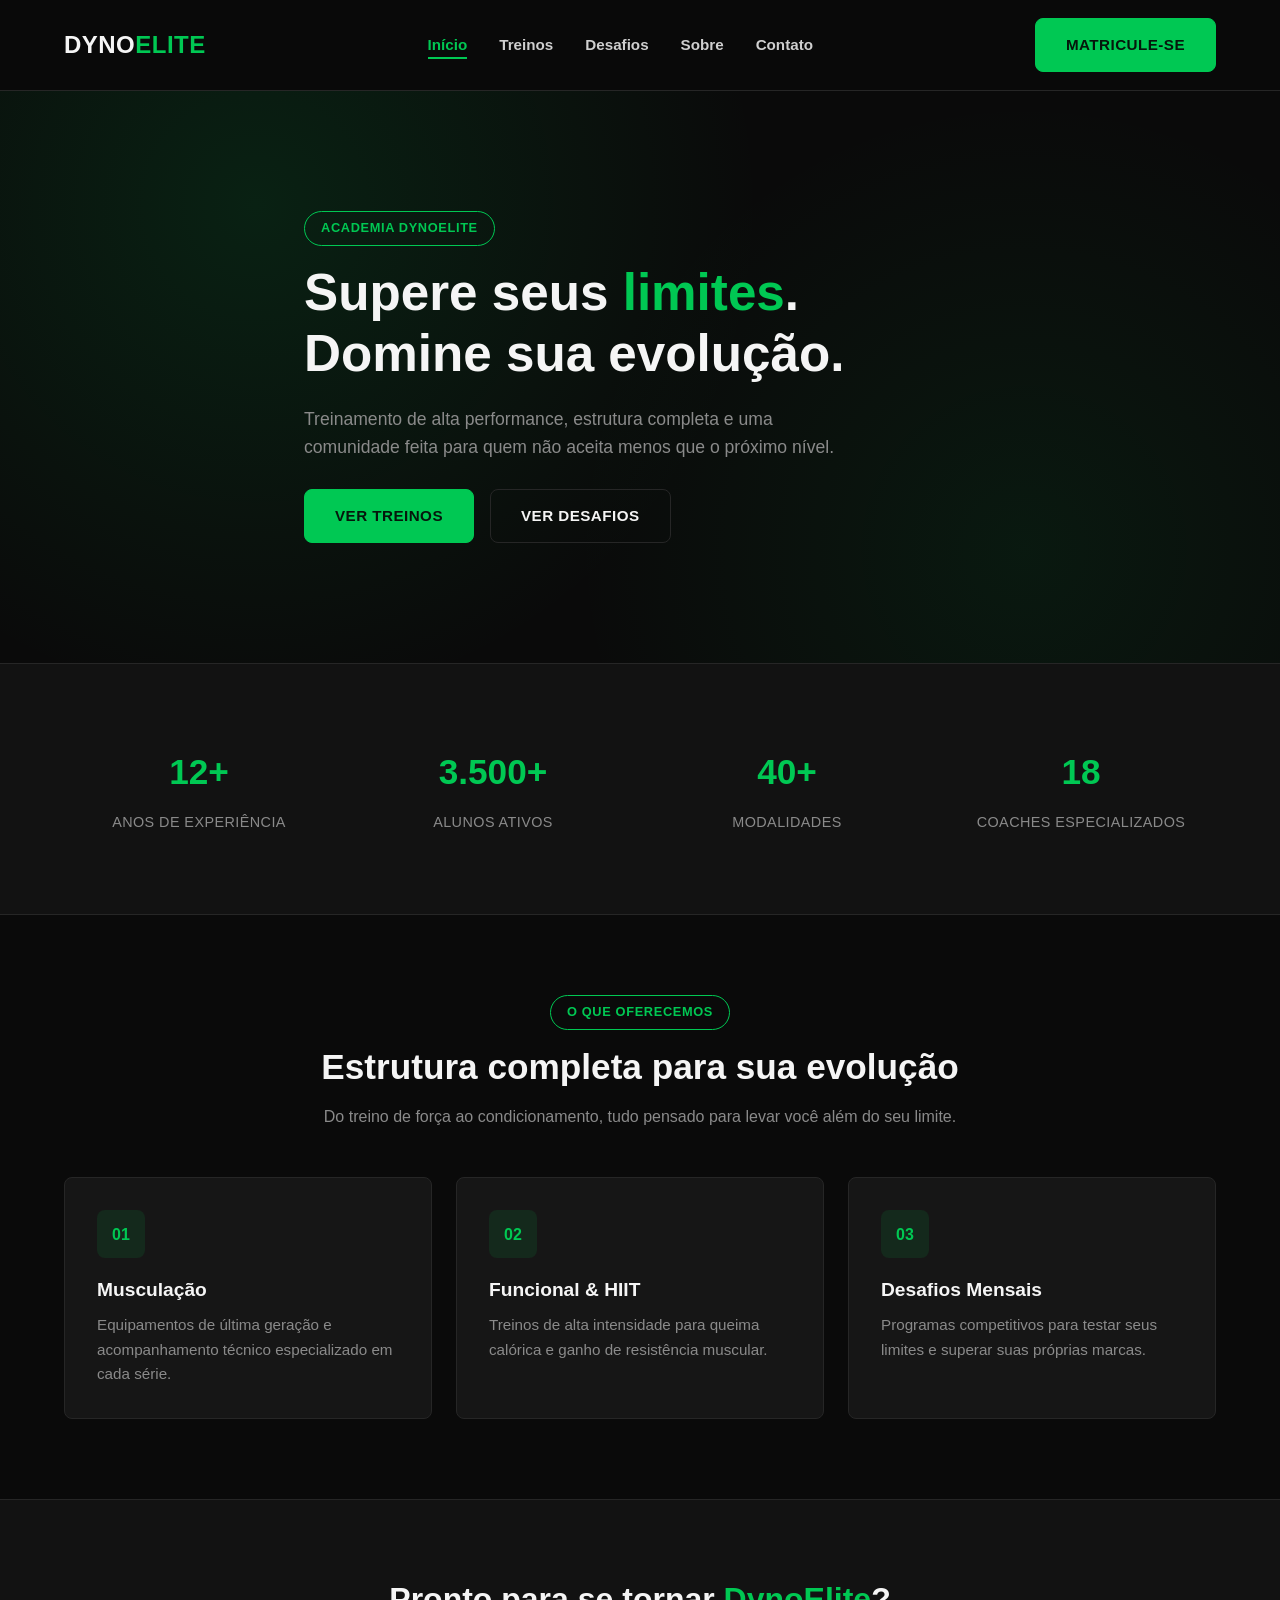
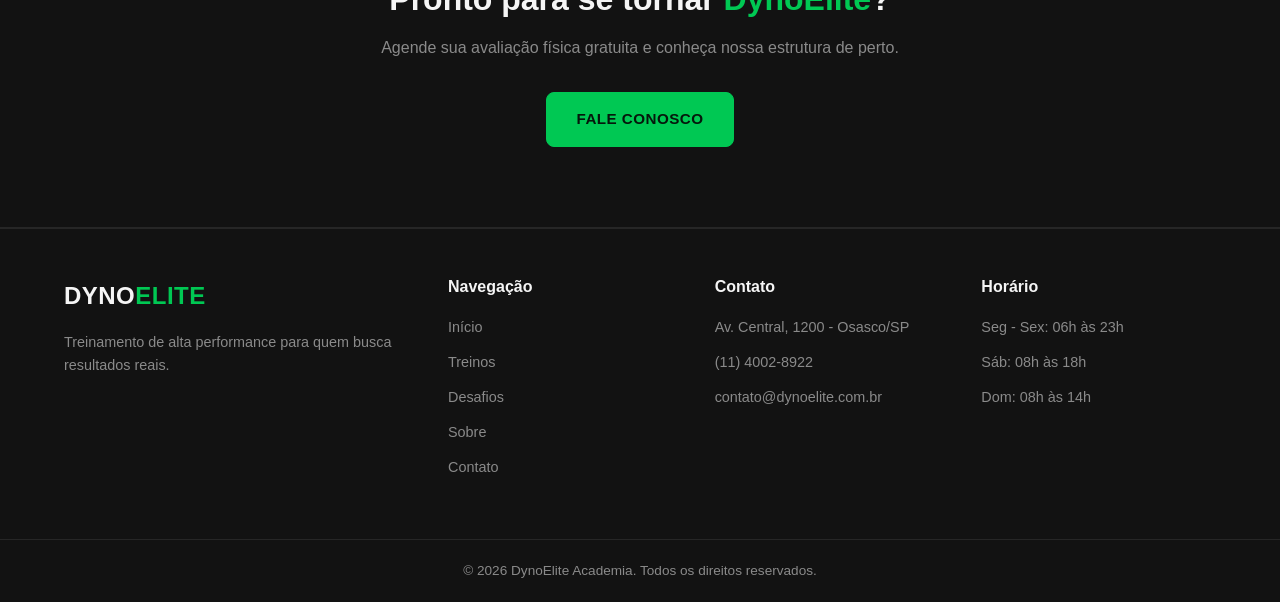
<file: index.html>
<!DOCTYPE html>
<html lang="pt-BR">
<head>
    <meta charset="UTF-8">
    <meta name="viewport" content="width=device-width, initial-scale=1.0">
    <title>DynoElite | Academia de Alta Performance</title>
    <link rel="stylesheet" href="css/style.css">
</head  >
<body>

    <header class="header">
        <div class="container header__content">
            <a href="index.html" class="logo">DYNO<span>ELITE</span></a>

            <nav class="navbar">
                <ul class="navbar__list">
                    <li><a href="index.html" class="active">Início</a></li>
                    <li><a href="pages/treinos.html">Treinos</a></li>
                    <li><a href="pages/desafios.html">Desafios</a></li>
                    <li><a href="pages/sobre.html">Sobre</a></li>
                    <li><a href="pages/contato.html">Contato</a></li>
                </ul>
            </nav>

            <a href="pages/contato.html" class="btn btn--primary">Matricule-se</a>
        </div>
    </header>

    <main>

        <section class="hero">
            <div class="container hero__content">
                <span class="tag">Academia DynoElite</span>
                <h1>Supere seus <span>limites</span>. Domine sua evolução.</h1>
                <p>Treinamento de alta performance, estrutura completa e uma comunidade feita para quem não aceita menos que o próximo nível.</p>
                <div class="hero__actions">
                    <a href="pages/treinos.html" class="btn btn--primary">Ver Treinos</a>
                    <a href="pages/desafios.html" class="btn btn--outline">Ver Desafios</a>
                </div>
            </div>
        </section>

        <section class="section stats">
            <div class="container stats__grid">
                <div class="stats__item">
                    <span class="stats__number">12+</span>
                    <span class="stats__label">Anos de Experiência</span>
                </div>
                <div class="stats__item">
                    <span class="stats__number">3.500+</span>
                    <span class="stats__label">Alunos Ativos</span>
                </div>
                <div class="stats__item">
                    <span class="stats__number">40+</span>
                    <span class="stats__label">Modalidades</span>
                </div>
                <div class="stats__item">
                    <span class="stats__number">18</span>
                    <span class="stats__label">Coaches Especializados</span>
                </div>
            </div>
        </section>

        <section class="section" id="destaques">
            <div class="container">
                <div class="section__header">
                    <span class="tag">O que oferecemos</span>
                    <h2>Estrutura completa para sua evolução</h2>
                    <p>Do treino de força ao condicionamento, tudo pensado para levar você além do seu limite.</p>
                </div>

                <div class="cards-grid">
                    <div class="card">
                        <div class="card__icon">01</div>
                        <h3>Musculação</h3>
                        <p>Equipamentos de última geração e acompanhamento técnico especializado em cada série.</p>
                    </div>
                    <div class="card">
                        <div class="card__icon">02</div>
                        <h3>Funcional & HIIT</h3>
                        <p>Treinos de alta intensidade para queima calórica e ganho de resistência muscular.</p>
                    </div>
                    <div class="card">
                        <div class="card__icon">03</div>
                        <h3>Desafios Mensais</h3>
                        <p>Programas competitivos para testar seus limites e superar suas próprias marcas.</p>
                    </div>
                </div>
            </div>
        </section>

        <section class="section cta">
            <div class="container cta__content">
                <h2>Pronto para se tornar <span>DynoElite</span>?</h2>
                <p>Agende sua avaliação física gratuita e conheça nossa estrutura de perto.</p>
                <a href="pages/contato.html" class="btn btn--primary">Fale Conosco</a>
            </div>
        </section>

    </main>

    <footer class="footer">
        <div class="container footer__content">
            <div class="footer__col">
                <a href="index.html" class="logo">DYNO<span>ELITE</span></a>
                <p>Treinamento de alta performance para quem busca resultados reais.</p>
            </div>

            <div class="footer__col">
                <h4>Navegação</h4>
                <ul>
                    <li><a href="index.html">Início</a></li>
                    <li><a href="pages/treinos.html">Treinos</a></li>
                    <li><a href="pages/desafios.html">Desafios</a></li>
                    <li><a href="pages/sobre.html">Sobre</a></li>
                    <li><a href="pages/contato.html">Contato</a></li>
                </ul>
            </div>

            <div class="footer__col">
                <h4>Contato</h4>
                <ul>
                    <li>Av. Central, 1200 - Osasco/SP</li>
                    <li>(11) 4002-8922</li>
                    <li>contato@dynoelite.com.br</li>
                </ul>
            </div>

            <div class="footer__col">
                <h4>Horário</h4>
                <ul>
                    <li>Seg - Sex: 06h às 23h</li>
                    <li>Sáb: 08h às 18h</li>
                    <li>Dom: 08h às 14h</li>
                </ul>
            </div>
        </div>

        <div class="footer__bottom">
            <div class="container">
                <p>&copy; 2026 DynoElite Academia. Todos os direitos reservados.</p>
            </div>
        </div>
    </footer>

    <script src="js/script.js"></script>
</body>
</html>
</file>
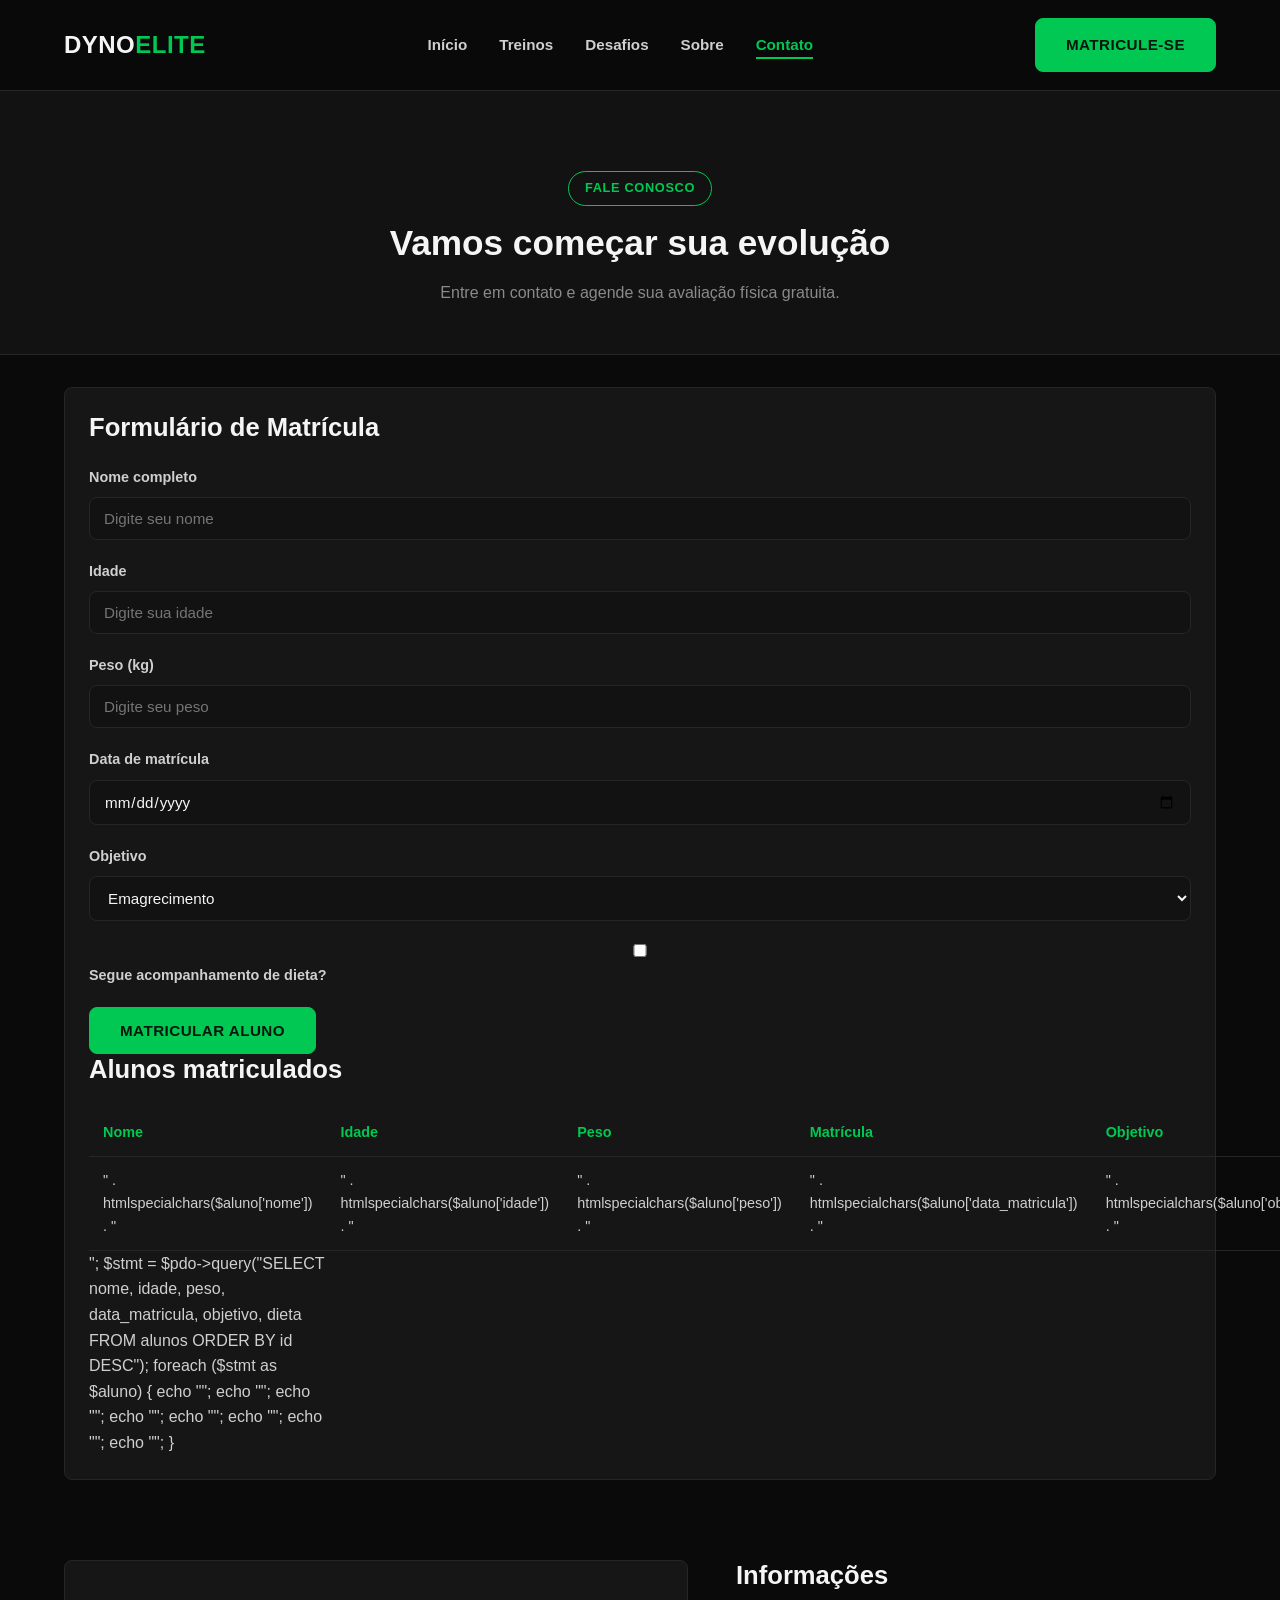
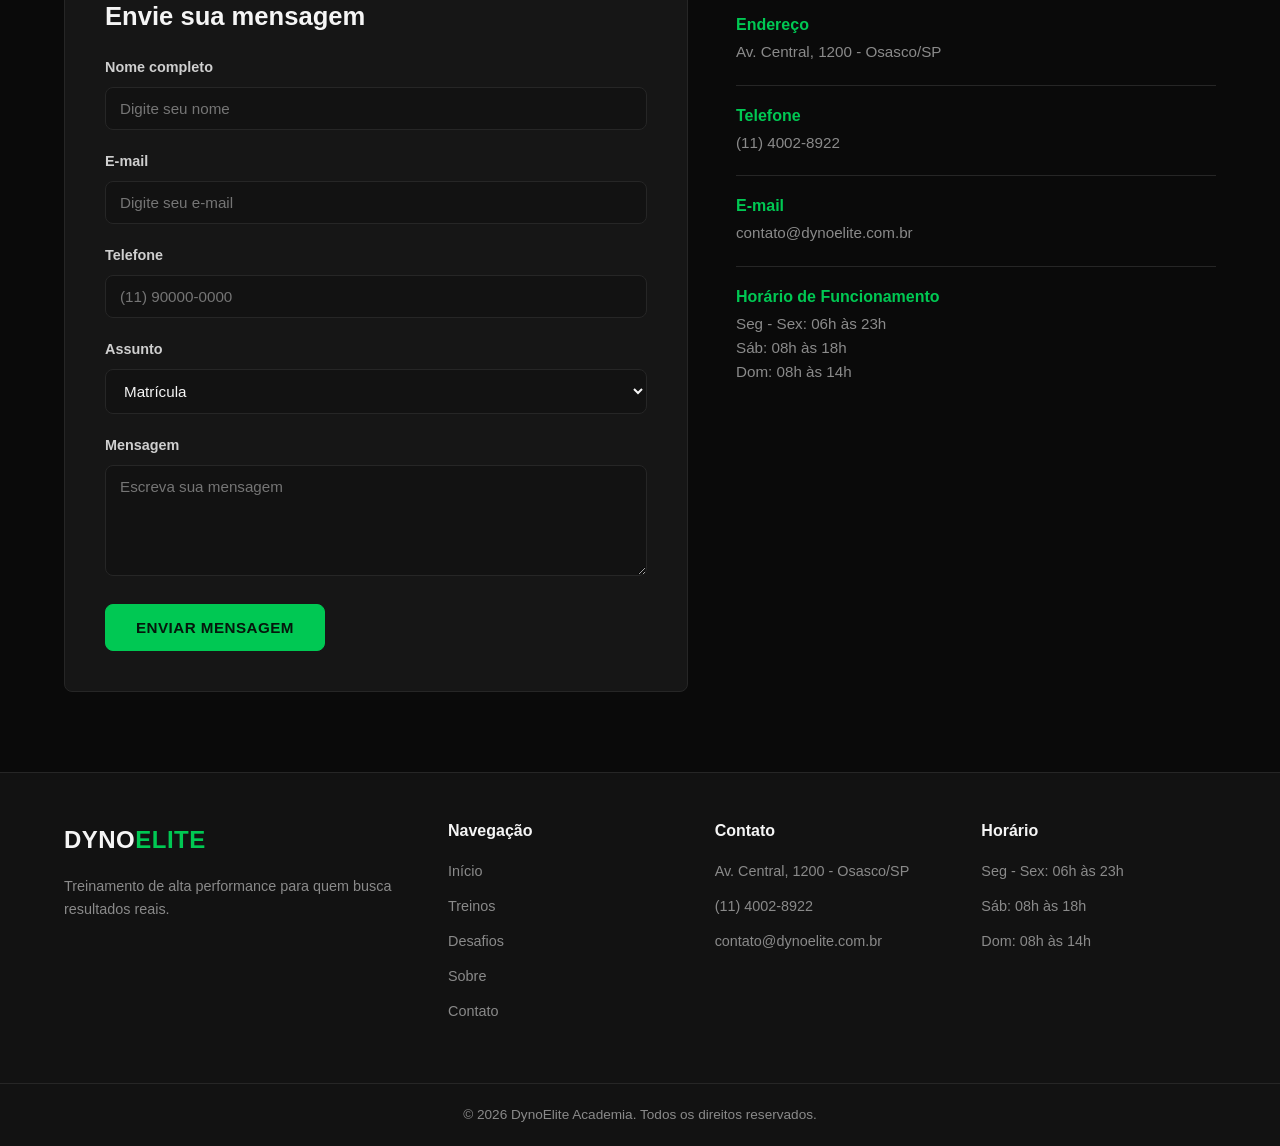
<file: pages/contato.html>
<!DOCTYPE html>
<html lang="pt-BR">
<head>
    <meta charset="UTF-8">
    <meta name="viewport" content="width=device-width, initial-scale=1.0">
    <title>Contato | DynoElite</title>
    <link rel="stylesheet" href="../css/style.css">
</head>
<body>

    <header class="header">
        <div class="container header__content">
            <a href="../index.html" class="logo">DYNO<span>ELITE</span></a>

            <nav class="navbar">
                <ul class="navbar__list">
                    <li><a href="../index.html">Início</a></li>
                    <li><a href="treinos.html">Treinos</a></li>
                    <li><a href="desafios.html">Desafios</a></li>
                    <li><a href="sobre.html">Sobre</a></li>
                    <li><a href="contato.html" class="active">Contato</a></li>
                </ul>
            </nav>

            <a href="contato.html" class="btn btn--primary">Matricule-se</a>
        </div>
    </header>

    <main>

        <section class="page-hero">
            <div class="container">
                <span class="tag">Fale Conosco</span>
                <h1>Vamos começar sua evolução</h1>
                <p>Entre em contato e agende sua avaliação física gratuita.</p>
            </div>
        </section>

        <div class="container">
            <div class="matricula-box">
                <h2>Formulário de Matrícula</h2>

                <form id="formAluno">
                    <div class="form-group">
                        <label for="nomeAluno">Nome completo</label>
                        <input type="text" id="nomeAluno" name="nomeAluno" placeholder="Digite seu nome" required>
                    </div>

                    <div class="form-group">
                        <label for="idade">Idade</label>
                        <input type="number" id="idade" name="idade" placeholder="Digite sua idade" required>
                    </div>

                    <div class="form-group">
                        <label for="peso">Peso (kg)</label>
                        <input type="number" step="0.1" id="peso" name="peso" placeholder="Digite seu peso" required>
                    </div>

                    <div class="form-group">
                        <label for="data">Data de matrícula</label>
                        <input type="date" id="data" name="data" required>
                    </div>

                    <div class="form-group">
                        <label for="objetivo">Objetivo</label>
                        <select id="objetivo" name="objetivo">
                            <option value="emagrecimento">Emagrecimento</option>
                            <option value="hipertrofia">Hipertrofia</option>
                            <option value="condicionamento">Condicionamento físico</option>
                            <option value="performance">Performance esportiva</option>
                        </select>
                    </div>

                    <div class="form-group">
                        <label>
                            <input type="checkbox" id="dieta" name="dieta">
                            Segue acompanhamento de dieta?
                        </label>
                    </div>

                    <button type="submit" class="btn btn--primary">Matricular Aluno</button>
                </form>

                <h2>Alunos matriculados</h2>
                <table id="tabelaAlunos"></table>
            </div>
        </div>

        <section class="section contact-section">
            <div class="container contact-grid">

                <form class="contact-form">
                    <h2>Envie sua mensagem</h2>

                    <div class="form-group">
                        <label for="nome">Nome completo</label>
                        <input type="text" id="nome" name="nome" placeholder="Digite seu nome">
                    </div>

                    <div class="form-group">
                        <label for="email">E-mail</label>
                        <input type="email" id="email" name="email" placeholder="Digite seu e-mail">
                    </div>

                    <div class="form-group">
                        <label for="telefone">Telefone</label>
                        <input type="tel" id="telefone" name="telefone" placeholder="(11) 90000-0000">
                    </div>

                    <div class="form-group">
                        <label for="assunto">Assunto</label>
                        <select id="assunto" name="assunto">
                            <option value="matricula">Matrícula</option>
                            <option value="treinos">Dúvidas sobre treinos</option>
                            <option value="desafios">Desafios</option>
                            <option value="outro">Outro</option>
                        </select>
                    </div>

                    <div class="form-group">
                        <label for="mensagem">Mensagem</label>
                        <textarea id="mensagem" name="mensagem" rows="5" placeholder="Escreva sua mensagem"></textarea>
                    </div>

                    <button type="submit" class="btn btn--primary">Enviar Mensagem</button>
                </form>

                <div class="contact-info">
                    <h2>Informações</h2>

                    <div class="info-item">
                        <h4>Endereço</h4>
                        <p>Av. Central, 1200 - Osasco/SP</p>
                    </div>

                    <div class="info-item">
                        <h4>Telefone</h4>
                        <p>(11) 4002-8922</p>
                    </div>

                    <div class="info-item">
                        <h4>E-mail</h4>
                        <p>contato@dynoelite.com.br</p>
                    </div>

                    <div class="info-item">
                        <h4>Horário de Funcionamento</h4>
                        <p>Seg - Sex: 06h às 23h</p>
                        <p>Sáb: 08h às 18h</p>
                        <p>Dom: 08h às 14h</p>
                    </div>
                </div>

            </div>
        </section>

    </main>

    <footer class="footer">
        <div class="container footer__content">
            <div class="footer__col">
                <a href="../index.html" class="logo">DYNO<span>ELITE</span></a>
                <p>Treinamento de alta performance para quem busca resultados reais.</p>
            </div>

            <div class="footer__col">
                <h4>Navegação</h4>
                <ul>
                    <li><a href="../index.html">Início</a></li>
                    <li><a href="treinos.html">Treinos</a></li>
                    <li><a href="desafios.html">Desafios</a></li>
                    <li><a href="sobre.html">Sobre</a></li>
                    <li><a href="contato.html">Contato</a></li>
                </ul>
            </div>

            <div class="footer__col">
                <h4>Contato</h4>
                <ul>
                    <li>Av. Central, 1200 - Osasco/SP</li>
                    <li>(11) 4002-8922</li>
                    <li>contato@dynoelite.com.br</li>
                </ul>
            </div>

            <div class="footer__col">
                <h4>Horário</h4>
                <ul>
                    <li>Seg - Sex: 06h às 23h</li>
                    <li>Sáb: 08h às 18h</li>
                    <li>Dom: 08h às 14h</li>
                </ul>
            </div>
        </div>

        <div class="footer__bottom">
            <div class="container">
                <p>&copy; 2026 DynoElite Academia. Todos os direitos reservados.</p>
            </div>
        </div>
    </footer>

    <script src="../js/script.js"></script>
</body>
</html>
</file>
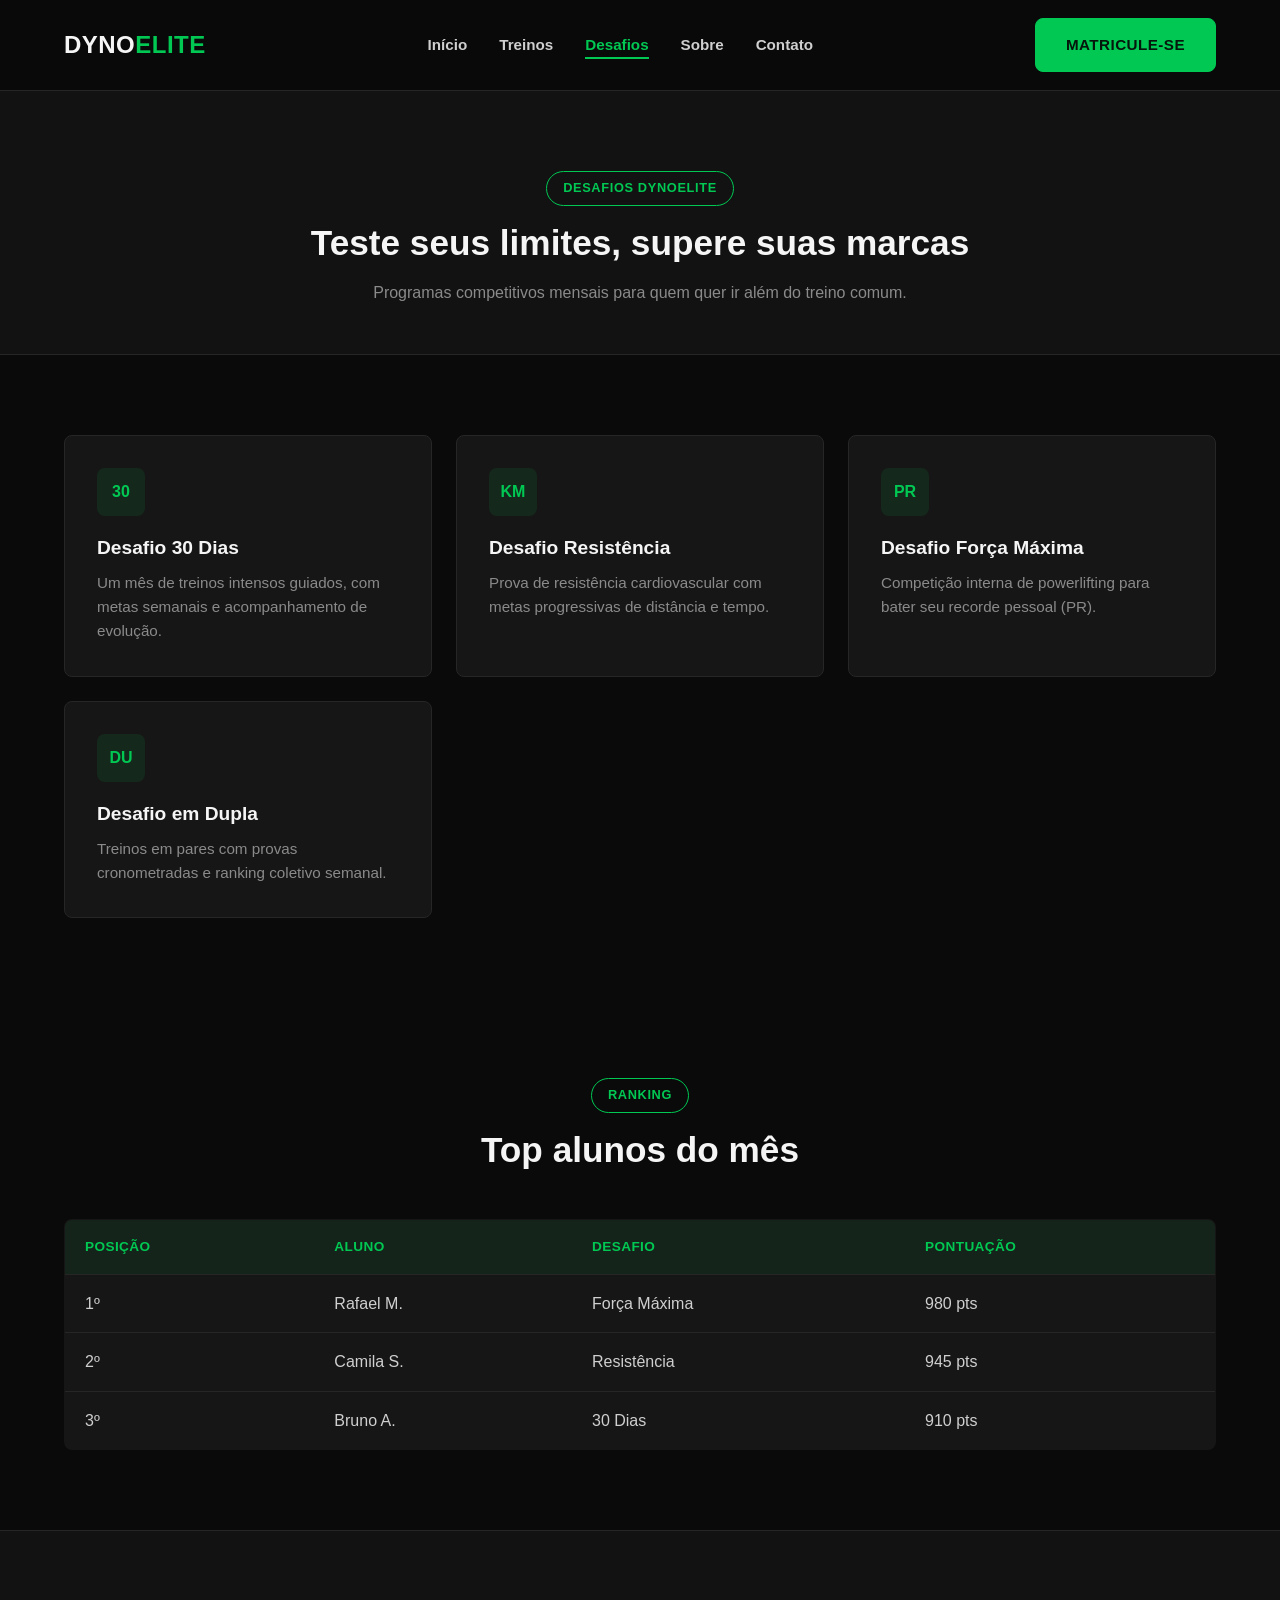
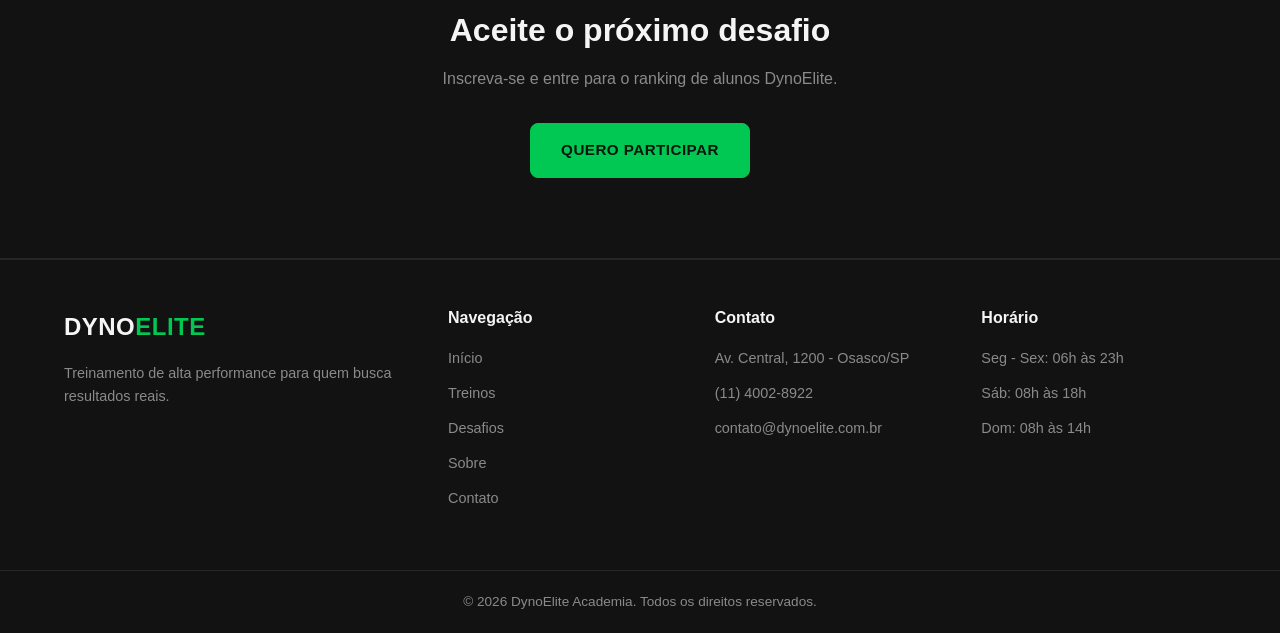
<file: pages/desafios.html>
<!DOCTYPE html>
<html lang="pt-BR">
<head>
    <meta charset="UTF-8">
    <meta name="viewport" content="width=device-width, initial-scale=1.0">
    <title>Desafios | DynoElite</title>
    <link rel="stylesheet" href="../css/style.css">
</head>
<body>

    <header class="header">
        <div class="container header__content">
            <a href="../index.html" class="logo">DYNO<span>ELITE</span></a>

            <nav class="navbar">
                <ul class="navbar__list">
                    <li><a href="../index.html">Início</a></li>
                    <li><a href="treinos.html">Treinos</a></li>
                    <li><a href="desafios.html" class="active">Desafios</a></li>
                    <li><a href="sobre.html">Sobre</a></li>
                    <li><a href="contato.html">Contato</a></li>
                </ul>
            </nav>

            <a href="contato.html" class="btn btn--primary">Matricule-se</a>
        </div>
    </header>

    <main>

        <section class="page-hero">
            <div class="container">
                <span class="tag">Desafios DynoElite</span>
                <h1>Teste seus limites, supere suas marcas</h1>
                <p>Programas competitivos mensais para quem quer ir além do treino comum.</p>
            </div>
        </section>

        <section class="section">
            <div class="container cards-grid">
                <div class="card">
                    <div class="card__icon">30</div>
                    <h3>Desafio 30 Dias</h3>
                    <p>Um mês de treinos intensos guiados, com metas semanais e acompanhamento de evolução.</p>
                </div>
                <div class="card">
                    <div class="card__icon">KM</div>
                    <h3>Desafio Resistência</h3>
                    <p>Prova de resistência cardiovascular com metas progressivas de distância e tempo.</p>
                </div>
                <div class="card">
                    <div class="card__icon">PR</div>
                    <h3>Desafio Força Máxima</h3>
                    <p>Competição interna de powerlifting para bater seu recorde pessoal (PR).</p>
                </div>
                <div class="card">
                    <div class="card__icon">DU</div>
                    <h3>Desafio em Dupla</h3>
                    <p>Treinos em pares com provas cronometradas e ranking coletivo semanal.</p>
                </div>
            </div>
        </section>

        <section class="section table-section">
            <div class="container">
                <div class="section__header">
                    <span class="tag">Ranking</span>
                    <h2>Top alunos do mês</h2>
                </div>

                <table class="schedule-table">
                    <thead>
                        <tr>
                            <th>Posição</th>
                            <th>Aluno</th>
                            <th>Desafio</th>
                            <th>Pontuação</th>
                        </tr>
                    </thead>
                    <tbody>
                        <tr>
                            <td>1º</td>
                            <td>Rafael M.</td>
                            <td>Força Máxima</td>
                            <td>980 pts</td>
                        </tr>
                        <tr>
                            <td>2º</td>
                            <td>Camila S.</td>
                            <td>Resistência</td>
                            <td>945 pts</td>
                        </tr>
                        <tr>
                            <td>3º</td>
                            <td>Bruno A.</td>
                            <td>30 Dias</td>
                            <td>910 pts</td>
                        </tr>
                    </tbody>
                </table>
            </div>
        </section>

        <section class="section cta">
            <div class="container cta__content">
                <h2>Aceite o próximo desafio</h2>
                <p>Inscreva-se e entre para o ranking de alunos DynoElite.</p>
                <a href="contato.html" class="btn btn--primary">Quero Participar</a>
            </div>
        </section>

    </main>

    <footer class="footer">
        <div class="container footer__content">
            <div class="footer__col">
                <a href="../index.html" class="logo">DYNO<span>ELITE</span></a>
                <p>Treinamento de alta performance para quem busca resultados reais.</p>
            </div>

            <div class="footer__col">
                <h4>Navegação</h4>
                <ul>
                    <li><a href="../index.html">Início</a></li>
                    <li><a href="treinos.html">Treinos</a></li>
                    <li><a href="desafios.html">Desafios</a></li>
                    <li><a href="sobre.html">Sobre</a></li>
                    <li><a href="contato.html">Contato</a></li>
                </ul>
            </div>

            <div class="footer__col">
                <h4>Contato</h4>
                <ul>
                    <li>Av. Central, 1200 - Osasco/SP</li>
                    <li>(11) 4002-8922</li>
                    <li>contato@dynoelite.com.br</li>
                </ul>
            </div>

            <div class="footer__col">
                <h4>Horário</h4>
                <ul>
                    <li>Seg - Sex: 06h às 23h</li>
                    <li>Sáb: 08h às 18h</li>
                    <li>Dom: 08h às 14h</li>
                </ul>
            </div>
        </div>

        <div class="footer__bottom">
            <div class="container">
                <p>&copy; 2026 DynoElite Academia. Todos os direitos reservados.</p>
            </div>
        </div>
    </footer>

    <script src="../js/script.js"></script>
</body>
</html>
</file>
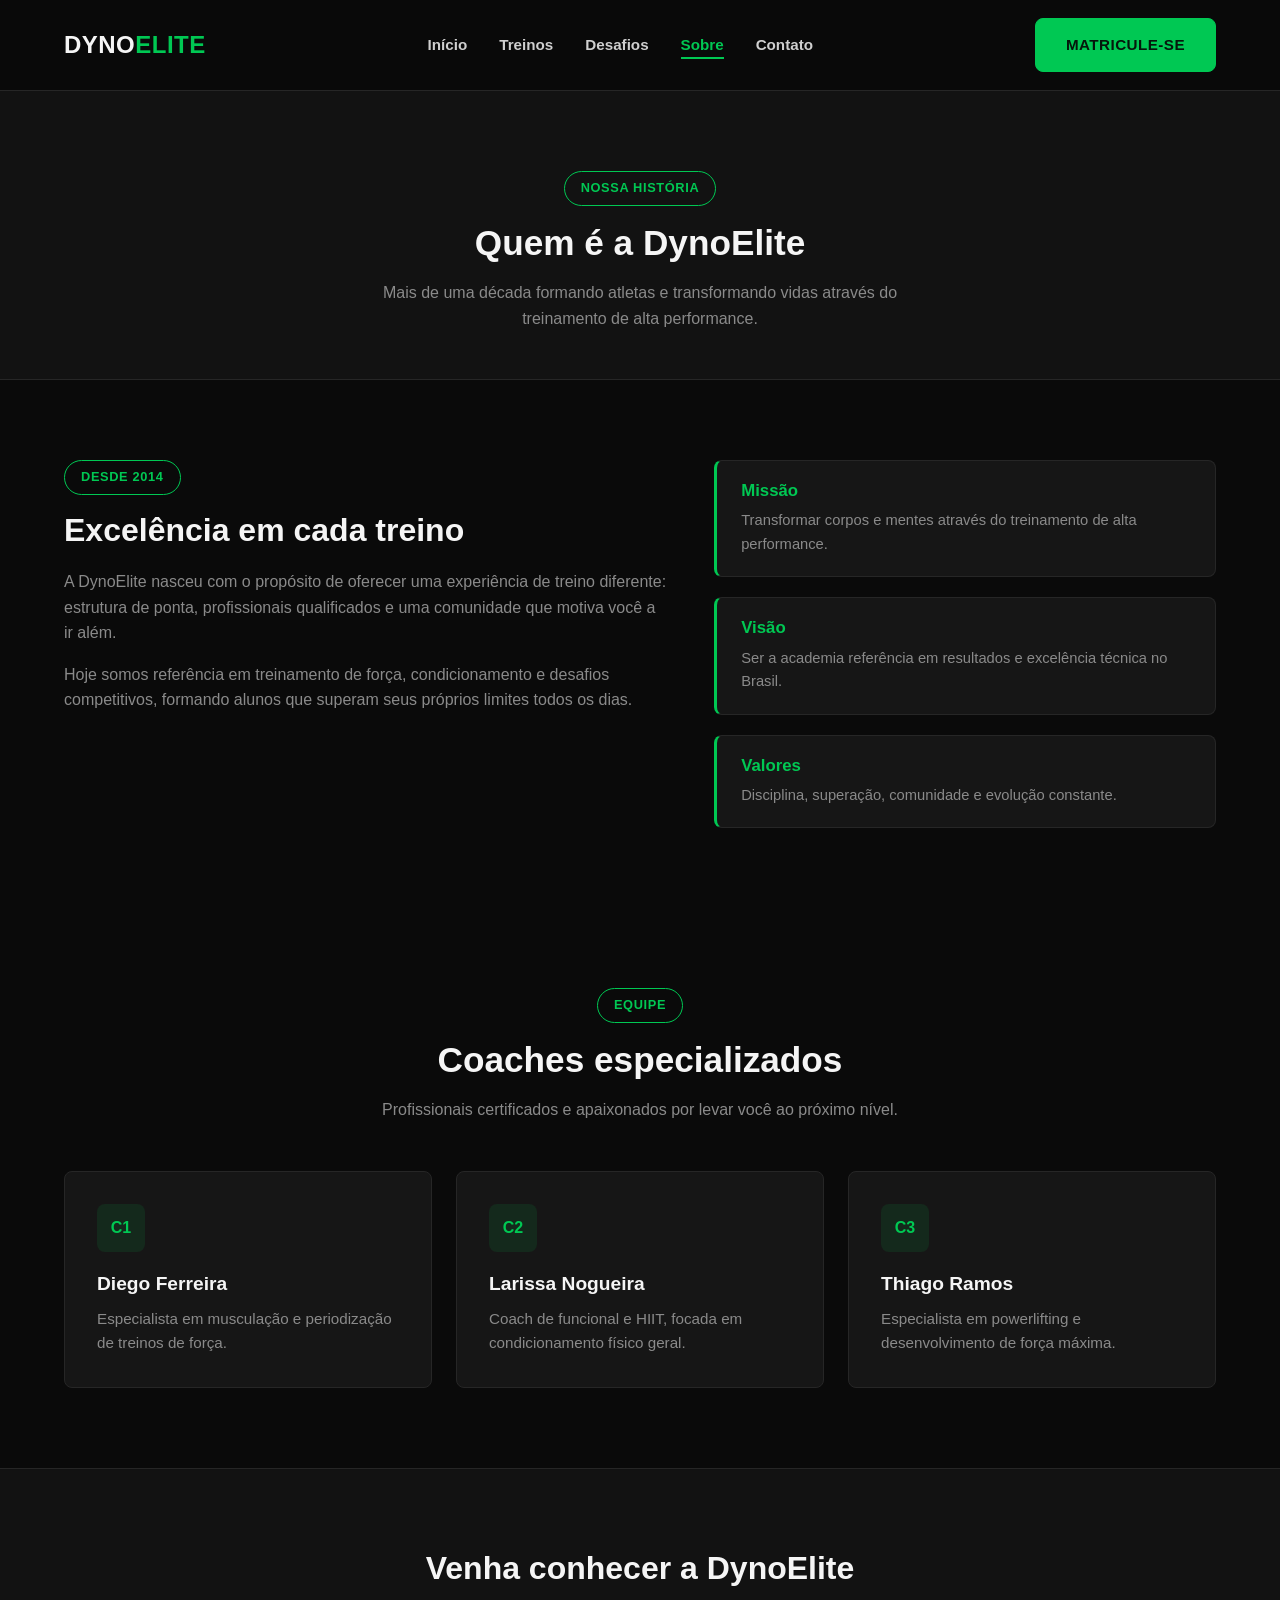
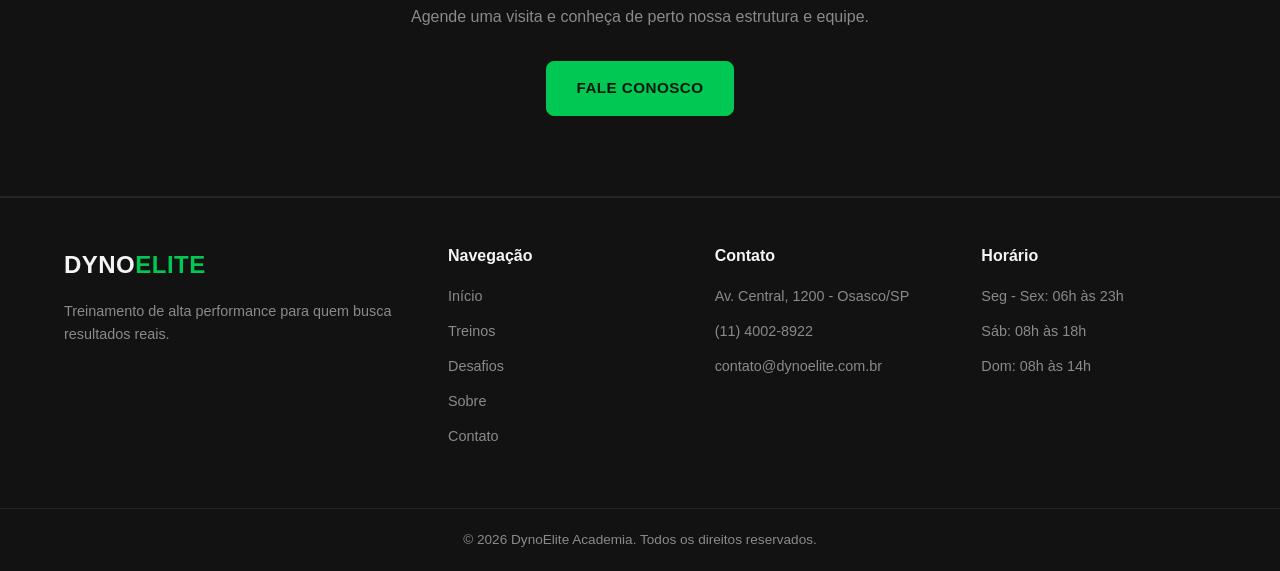
<file: pages/sobre.html>
<!DOCTYPE html>
<html lang="pt-BR">
<head>
    <meta charset="UTF-8">
    <meta name="viewport" content="width=device-width, initial-scale=1.0">
    <title>Sobre | DynoElite</title>
    <link rel="stylesheet" href="../css/style.css">
</head>
<body>

    <header class="header">
        <div class="container header__content">
            <a href="../index.html" class="logo">DYNO<span>ELITE</span></a>

            <nav class="navbar">
                <ul class="navbar__list">
                    <li><a href="../index.html">Início</a></li>
                    <li><a href="treinos.html">Treinos</a></li>
                    <li><a href="desafios.html">Desafios</a></li>
                    <li><a href="sobre.html" class="active">Sobre</a></li>
                    <li><a href="contato.html">Contato</a></li>
                </ul>
            </nav>

            <a href="contato.html" class="btn btn--primary">Matricule-se</a>
        </div>
    </header>

    <main>

        <section class="page-hero">
            <div class="container">
                <span class="tag">Nossa História</span>
                <h1>Quem é a DynoElite</h1>
                <p>Mais de uma década formando atletas e transformando vidas através do treinamento de alta performance.</p>
            </div>
        </section>

        <section class="section about-section">
            <div class="container about-grid">
                <div class="about-text">
                    <span class="tag">Desde 2014</span>
                    <h2>Excelência em cada treino</h2>
                    <p>A DynoElite nasceu com o propósito de oferecer uma experiência de treino diferente: estrutura de ponta, profissionais qualificados e uma comunidade que motiva você a ir além.</p>
                    <p>Hoje somos referência em treinamento de força, condicionamento e desafios competitivos, formando alunos que superam seus próprios limites todos os dias.</p>
                </div>
                <div class="about-highlights">
                    <div class="highlight">
                        <h3>Missão</h3>
                        <p>Transformar corpos e mentes através do treinamento de alta performance.</p>
                    </div>
                    <div class="highlight">
                        <h3>Visão</h3>
                        <p>Ser a academia referência em resultados e excelência técnica no Brasil.</p>
                    </div>
                    <div class="highlight">
                        <h3>Valores</h3>
                        <p>Disciplina, superação, comunidade e evolução constante.</p>
                    </div>
                </div>
            </div>
        </section>

        <section class="section">
            <div class="container">
                <div class="section__header">
                    <span class="tag">Equipe</span>
                    <h2>Coaches especializados</h2>
                    <p>Profissionais certificados e apaixonados por levar você ao próximo nível.</p>
                </div>

                <div class="cards-grid">
                    <div class="card">
                        <div class="card__icon">C1</div>
                        <h3>Diego Ferreira</h3>
                        <p>Especialista em musculação e periodização de treinos de força.</p>
                    </div>
                    <div class="card">
                        <div class="card__icon">C2</div>
                        <h3>Larissa Nogueira</h3>
                        <p>Coach de funcional e HIIT, focada em condicionamento físico geral.</p>
                    </div>
                    <div class="card">
                        <div class="card__icon">C3</div>
                        <h3>Thiago Ramos</h3>
                        <p>Especialista em powerlifting e desenvolvimento de força máxima.</p>
                    </div>
                </div>
            </div>
        </section>

        <section class="section cta">
            <div class="container cta__content">
                <h2>Venha conhecer a DynoElite</h2>
                <p>Agende uma visita e conheça de perto nossa estrutura e equipe.</p>
                <a href="contato.html" class="btn btn--primary">Fale Conosco</a>
            </div>
        </section>

    </main>

    <footer class="footer">
        <div class="container footer__content">
            <div class="footer__col">
                <a href="../index.html" class="logo">DYNO<span>ELITE</span></a>
                <p>Treinamento de alta performance para quem busca resultados reais.</p>
            </div>

            <div class="footer__col">
                <h4>Navegação</h4>
                <ul>
                    <li><a href="../index.html">Início</a></li>
                    <li><a href="treinos.html">Treinos</a></li>
                    <li><a href="desafios.html">Desafios</a></li>
                    <li><a href="sobre.html">Sobre</a></li>
                    <li><a href="contato.html">Contato</a></li>
                </ul>
            </div>

            <div class="footer__col">
                <h4>Contato</h4>
                <ul>
                    <li>Av. Central, 1200 - Osasco/SP</li>
                    <li>(11) 4002-8922</li>
                    <li>contato@dynoelite.com.br</li>
                </ul>
            </div>

            <div class="footer__col">
                <h4>Horário</h4>
                <ul>
                    <li>Seg - Sex: 06h às 23h</li>
                    <li>Sáb: 08h às 18h</li>
                    <li>Dom: 08h às 14h</li>
                </ul>
            </div>
        </div>

        <div class="footer__bottom">
            <div class="container">
                <p>&copy; 2026 DynoElite Academia. Todos os direitos reservados.</p>
            </div>
        </div>
    </footer>

    <script src="../js/script.js"></script>
</body>
</html>
</file>
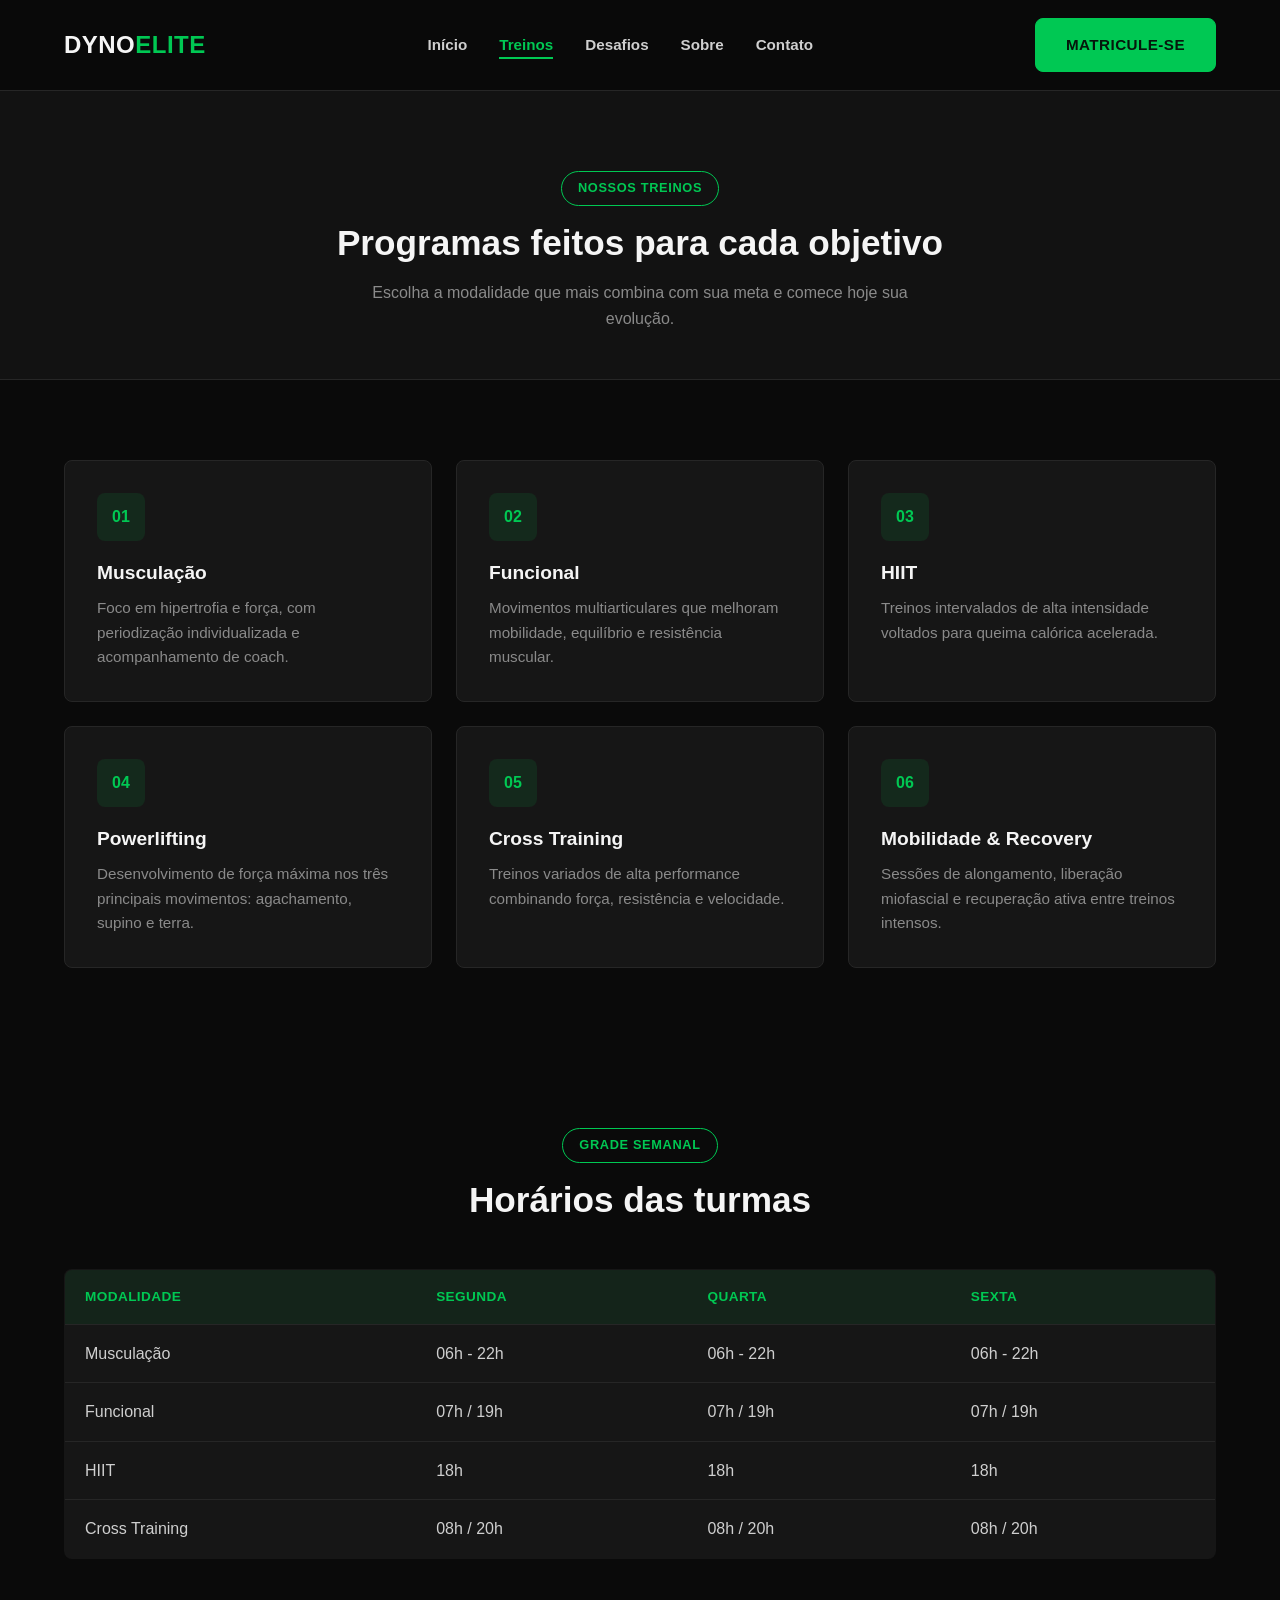
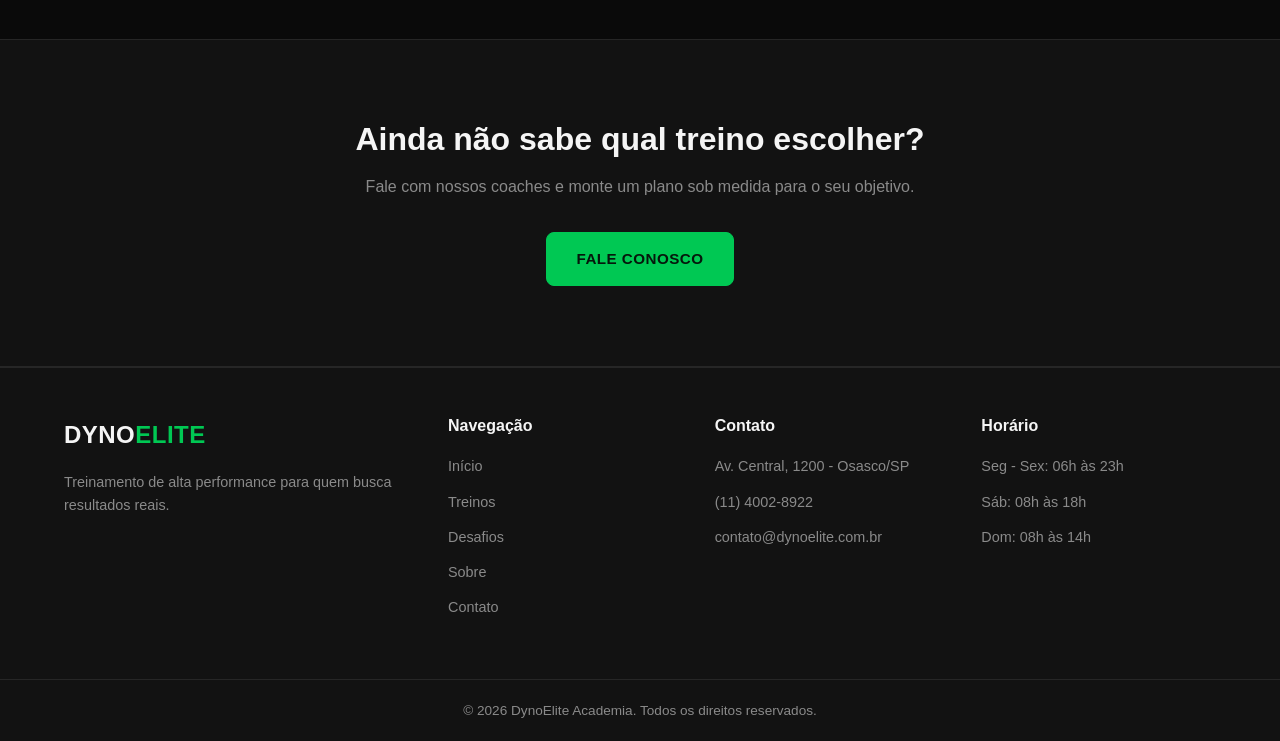
<file: pages/treinos.html>
<!DOCTYPE html>
<html lang="pt-BR">
<head>
    <meta charset="UTF-8">
    <meta name="viewport" content="width=device-width, initial-scale=1.0">
    <title>Treinos | DynoElite</title>
    <link rel="stylesheet" href="../css/style.css">
</head>
<body>

    <header class="header">
        <div class="container header__content">
            <a href="../index.html" class="logo">DYNO<span>ELITE</span></a>

            <nav class="navbar">
                <ul class="navbar__list">
                    <li><a href="../index.html">Início</a></li>
                    <li><a href="treinos.html" class="active">Treinos</a></li>
                    <li><a href="desafios.html">Desafios</a></li>
                    <li><a href="sobre.html">Sobre</a></li>
                    <li><a href="contato.html">Contato</a></li>
                </ul>
            </nav>

            <a href="contato.html" class="btn btn--primary">Matricule-se</a>
        </div>
    </header>

    <main>

        <section class="page-hero">
            <div class="container">
                <span class="tag">Nossos Treinos</span>
                <h1>Programas feitos para cada objetivo</h1>
                <p>Escolha a modalidade que mais combina com sua meta e comece hoje sua evolução.</p>
            </div>
        </section>

        <section class="section">
            <div class="container cards-grid">
                <div class="card">
                    <div class="card__icon">01</div>
                    <h3>Musculação</h3>
                    <p>Foco em hipertrofia e força, com periodização individualizada e acompanhamento de coach.</p>
                </div>
                <div class="card">
                    <div class="card__icon">02</div>
                    <h3>Funcional</h3>
                    <p>Movimentos multiarticulares que melhoram mobilidade, equilíbrio e resistência muscular.</p>
                </div>
                <div class="card">
                    <div class="card__icon">03</div>
                    <h3>HIIT</h3>
                    <p>Treinos intervalados de alta intensidade voltados para queima calórica acelerada.</p>
                </div>
                <div class="card">
                    <div class="card__icon">04</div>
                    <h3>Powerlifting</h3>
                    <p>Desenvolvimento de força máxima nos três principais movimentos: agachamento, supino e terra.</p>
                </div>
                <div class="card">
                    <div class="card__icon">05</div>
                    <h3>Cross Training</h3>
                    <p>Treinos variados de alta performance combinando força, resistência e velocidade.</p>
                </div>
                <div class="card">
                    <div class="card__icon">06</div>
                    <h3>Mobilidade & Recovery</h3>
                    <p>Sessões de alongamento, liberação miofascial e recuperação ativa entre treinos intensos.</p>
                </div>
            </div>
        </section>

        <section class="section table-section">
            <div class="container">
                <div class="section__header">
                    <span class="tag">Grade Semanal</span>
                    <h2>Horários das turmas</h2>
                </div>

                <table class="schedule-table">
                    <thead>
                        <tr>
                            <th>Modalidade</th>
                            <th>Segunda</th>
                            <th>Quarta</th>
                            <th>Sexta</th>
                        </tr>
                    </thead>
                    <tbody>
                        <tr>
                            <td>Musculação</td>
                            <td>06h - 22h</td>
                            <td>06h - 22h</td>
                            <td>06h - 22h</td>
                        </tr>
                        <tr>
                            <td>Funcional</td>
                            <td>07h / 19h</td>
                            <td>07h / 19h</td>
                            <td>07h / 19h</td>
                        </tr>
                        <tr>
                            <td>HIIT</td>
                            <td>18h</td>
                            <td>18h</td>
                            <td>18h</td>
                        </tr>
                        <tr>
                            <td>Cross Training</td>
                            <td>08h / 20h</td>
                            <td>08h / 20h</td>
                            <td>08h / 20h</td>
                        </tr>
                    </tbody>
                </table>
            </div>
        </section>

        <section class="section cta">
            <div class="container cta__content">
                <h2>Ainda não sabe qual treino escolher?</h2>
                <p>Fale com nossos coaches e monte um plano sob medida para o seu objetivo.</p>
                <a href="contato.html" class="btn btn--primary">Fale Conosco</a>
            </div>
        </section>

    </main>

    <footer class="footer">
        <div class="container footer__content">
            <div class="footer__col">
                <a href="../index.html" class="logo">DYNO<span>ELITE</span></a>
                <p>Treinamento de alta performance para quem busca resultados reais.</p>
            </div>

            <div class="footer__col">
                <h4>Navegação</h4>
                <ul>
                    <li><a href="../index.html">Início</a></li>
                    <li><a href="treinos.html">Treinos</a></li>
                    <li><a href="desafios.html">Desafios</a></li>
                    <li><a href="sobre.html">Sobre</a></li>
                    <li><a href="contato.html">Contato</a></li>
                </ul>
            </div>

            <div class="footer__col">
                <h4>Contato</h4>
                <ul>
                    <li>Av. Central, 1200 - Osasco/SP</li>
                    <li>(11) 4002-8922</li>
                    <li>contato@dynoelite.com.br</li>
                </ul>
            </div>

            <div class="footer__col">
                <h4>Horário</h4>
                <ul>
                    <li>Seg - Sex: 06h às 23h</li>
                    <li>Sáb: 08h às 18h</li>
                    <li>Dom: 08h às 14h</li>
                </ul>
            </div>
        </div>

        <div class="footer__bottom">
            <div class="container">
                <p>&copy; 2026 DynoElite Academia. Todos os direitos reservados.</p>
            </div>
        </div>
    </footer>

    <script src="../js/script.js"></script>
</body>
</html>
</file>
<file: css/style.css>
/* ==========================================================================
   DynoElite - Estilos Gerais
   Tema: Verde e Preto, com detalhes mínimos em branco
   ========================================================================== */

:root {
    --color-bg: #0a0a0a;
    --color-bg-alt: #121212;
    --color-bg-card: #161616;
    --color-border: #262626;

    --color-green: #00c853;
    --color-green-dark: #00913c;
    --color-green-light: #4ce685;

    --color-white: #f5f5f5;
    --color-text: #cfcfcf;
    --color-text-muted: #8a8a8a;

    --font-base: 'Segoe UI', Arial, Helvetica, sans-serif;

    --radius: 8px;
    --transition: 0.25s ease;
}

/* ==========================================================================
   Reset
   ========================================================================== */

* {
    margin: 0;
    padding: 0;
    box-sizing: border-box;
}

html {
    scroll-behavior: smooth;
}

body {
    font-family: var(--font-base);
    background-color: var(--color-bg);
    color: var(--color-text);
    line-height: 1.6;
}

a {
    text-decoration: none;
    color: inherit;
}

ul {
    list-style: none;
}

img {
    max-width: 100%;
    display: block;
}

button {
    font-family: inherit;
    cursor: pointer;
    border: none;
}

h1, h2, h3, h4 {
    color: var(--color-white);
    font-weight: 700;
    line-height: 1.2;
}

.container {
    width: 100%;
    max-width: 1200px;
    margin: 0 auto;
    padding: 0 24px;
}

.section {
    padding: 48px 0;
}

.tag {
    display: inline-block;
    padding: 6px 16px;
    border: 1px solid var(--color-green);
    border-radius: 999px;
    color: var(--color-green);
    font-size: 0.8rem;
    font-weight: 600;
    letter-spacing: 0.05em;
    text-transform: uppercase;
    margin-bottom: 16px;
}

.section__header {
    max-width: 640px;
    margin: 0 auto 48px auto;
    text-align: center;
}

.section__header h2 {
    font-size: 2.2rem;
    margin-bottom: 16px;
}

.section__header p {
    color: var(--color-text-muted);
}

/* ==========================================================================
   Botões
   ========================================================================== */

.btn {
    display: inline-block;
    padding: 14px 30px;
    border-radius: var(--radius);
    font-weight: 700;
    font-size: 0.95rem;
    text-align: center;
    text-transform: uppercase;
    letter-spacing: 0.03em;
    transition: background-color var(--transition), color var(--transition), border-color var(--transition);
}

.btn--primary {
    background-color: var(--color-green);
    color: #05170c;
    border: 1px solid var(--color-green);
}

.btn--primary:hover {
    background-color: var(--color-green-dark);
    border-color: var(--color-green-dark);
}

.btn--outline {
    background-color: transparent;
    color: var(--color-white);
    border: 1px solid var(--color-border);
}

.btn--outline:hover {
    border-color: var(--color-green);
    color: var(--color-green);
}

/* ==========================================================================
   Header / Navbar
   ========================================================================== */

.header {
    background-color: rgba(10, 10, 10, 0.95);
    border-bottom: 1px solid var(--color-border);
    position: sticky;
    top: 0;
    z-index: 100;
}

.header__content {
    display: flex;
    align-items: center;
    justify-content: space-between;
    flex-wrap: wrap;
    gap: 16px;
    padding-top: 18px;
    padding-bottom: 18px;
}

.logo {
    font-size: 1.5rem;
    font-weight: 800;
    color: var(--color-white);
    letter-spacing: 0.02em;
}

.logo span {
    color: var(--color-green);
}

.navbar__list {
    display: flex;
    flex-wrap: wrap;
    gap: 18px;
}

.navbar__list a {
    color: var(--color-text);
    font-weight: 600;
    font-size: 0.95rem;
    transition: color var(--transition);
    position: relative;
    padding-bottom: 4px;
}

.navbar__list a:hover,
.navbar__list a.active {
    color: var(--color-green);
}

.navbar__list a.active {
    border-bottom: 2px solid var(--color-green);
}

/* ==========================================================================
   Hero (Home)
   ========================================================================== */

.hero {
    padding: 64px 0;
    background:
        radial-gradient(circle at 20% 20%, rgba(0, 200, 83, 0.12), transparent 45%),
        radial-gradient(circle at 80% 80%, rgba(0, 200, 83, 0.08), transparent 40%),
        var(--color-bg);
    border-bottom: 1px solid var(--color-border);
}

.hero__content {
    max-width: 720px;
}

.hero h1 {
    font-size: 2.1rem;
    margin-bottom: 20px;
}

.hero h1 span {
    color: var(--color-green);
}

.hero p {
    font-size: 1rem;
    color: var(--color-text-muted);
    margin-bottom: 28px;
    max-width: 560px;
}

.hero__actions {
    display: flex;
    flex-direction: column;
    gap: 16px;
}

/* ==========================================================================
   Hero de páginas internas
   ========================================================================== */

.page-hero {
    padding: 56px 0 40px 0;
    text-align: center;
    background-color: var(--color-bg-alt);
    border-bottom: 1px solid var(--color-border);
}

.page-hero h1 {
    font-size: 1.9rem;
    margin-bottom: 16px;
}

.page-hero p {
    color: var(--color-text-muted);
    max-width: 600px;
    margin: 0 auto;
}

/* ==========================================================================
   Estatísticas
   ========================================================================== */

.stats {
    background-color: var(--color-bg-alt);
    border-bottom: 1px solid var(--color-border);
    padding: 56px 0;
}

.stats__grid {
    display: grid;
    grid-template-columns: 1fr;
    gap: 24px;
    text-align: center;
}

.stats__number {
    display: block;
    font-size: 2.2rem;
    font-weight: 800;
    color: var(--color-green);
    margin-bottom: 8px;
}

.stats__label {
    color: var(--color-text-muted);
    font-size: 0.9rem;
    text-transform: uppercase;
    letter-spacing: 0.03em;
}

/* ==========================================================================
   Cards
   ========================================================================== */

.cards-grid {
    display: grid;
    grid-template-columns: 1fr;
    gap: 24px;
}

.card {
    background-color: var(--color-bg-card);
    border: 1px solid var(--color-border);
    border-radius: var(--radius);
    padding: 32px;
    transition: border-color var(--transition), transform var(--transition);
}

.card:hover {
    border-color: var(--color-green);
    transform: translateY(-4px);
}

.card__icon {
    display: inline-flex;
    align-items: center;
    justify-content: center;
    width: 48px;
    height: 48px;
    border-radius: var(--radius);
    background-color: rgba(0, 200, 83, 0.1);
    color: var(--color-green);
    font-weight: 800;
    margin-bottom: 20px;
}

.card h3 {
    font-size: 1.2rem;
    margin-bottom: 12px;
}

.card p {
    color: var(--color-text-muted);
    font-size: 0.95rem;
}

/* ==========================================================================
   CTA
   ========================================================================== */

.cta {
    text-align: center;
    background-color: var(--color-bg-alt);
    border-top: 1px solid var(--color-border);
    border-bottom: 1px solid var(--color-border);
}

.cta__content h2 {
    font-size: 2rem;
    margin-bottom: 16px;
}

.cta__content h2 span {
    color: var(--color-green);
}

.cta__content p {
    color: var(--color-text-muted);
    margin-bottom: 32px;
}

/* ==========================================================================
   Tabela (Treinos / Desafios)
   ========================================================================== */

.table-section {
    background-color: var(--color-bg);
}

.table-section .container {
    overflow-x: auto;
}

.schedule-table {
    width: 100%;
    min-width: 480px;
    border-collapse: collapse;
    background-color: var(--color-bg-card);
    border: 1px solid var(--color-border);
    border-radius: var(--radius);
    overflow: hidden;
}

.schedule-table th,
.schedule-table td {
    padding: 16px 20px;
    text-align: left;
    border-bottom: 1px solid var(--color-border);
}

.schedule-table th {
    background-color: rgba(0, 200, 83, 0.08);
    color: var(--color-green);
    text-transform: uppercase;
    font-size: 0.85rem;
    letter-spacing: 0.03em;
}

.schedule-table tr:last-child td {
    border-bottom: none;
}

/* ==========================================================================
   Página Sobre
   ========================================================================== */

.about-grid {
    display: grid;
    grid-template-columns: 1fr;
    gap: 32px;
    align-items: start;
}

.about-text h2 {
    font-size: 2rem;
    margin-bottom: 20px;
}

.about-text p {
    color: var(--color-text-muted);
    margin-bottom: 16px;
}

.about-highlights {
    display: flex;
    flex-direction: column;
    gap: 20px;
}

.highlight {
    background-color: var(--color-bg-card);
    border: 1px solid var(--color-border);
    border-left: 3px solid var(--color-green);
    border-radius: var(--radius);
    padding: 20px 24px;
}

.highlight h3 {
    font-size: 1.05rem;
    margin-bottom: 8px;
    color: var(--color-green);
}

.highlight p {
    color: var(--color-text-muted);
    font-size: 0.92rem;
}

/* ==========================================================================
   Página Contato
   ========================================================================== */

.contact-section {
    background-color: var(--color-bg);
}

.contact-grid {
    display: grid;
    grid-template-columns: 1fr;
    gap: 32px;
}

.contact-form {
    background-color: var(--color-bg-card);
    border: 1px solid var(--color-border);
    border-radius: var(--radius);
    padding: 24px;
}

.contact-form h2 {
    font-size: 1.6rem;
    margin-bottom: 24px;
}

.form-group {
    margin-bottom: 20px;
}

.form-group label {
    display: block;
    margin-bottom: 8px;
    font-size: 0.9rem;
    color: var(--color-text);
    font-weight: 600;
}

.form-group input,
.form-group select,
.form-group textarea {
    width: 100%;
    padding: 12px 14px;
    background-color: var(--color-bg-alt);
    border: 1px solid var(--color-border);
    border-radius: var(--radius);
    color: var(--color-white);
    font-family: inherit;
    font-size: 0.95rem;
    transition: border-color var(--transition);
}

.form-group input:focus,
.form-group select:focus,
.form-group textarea:focus {
    outline: none;
    border-color: var(--color-green);
}

.form-group textarea {
    resize: vertical;
}

.contact-info h2 {
    font-size: 1.6rem;
    margin-bottom: 24px;
}

.matricula-box {
    background-color: var(--color-bg-card);
    border: 1px solid var(--color-border);
    border-radius: var(--radius);
    padding: 24px;
    margin-top: 32px;
}

.matricula-box h2 {
    font-size: 1.6rem;
    margin-bottom: 24px;
}

.matricula-box table {
    width: 100%;
    border-collapse: collapse;
}

.matricula-box table th,
.matricula-box table td {
    padding: 12px 14px;
    text-align: left;
    border-bottom: 1px solid var(--color-border);
    font-size: 0.9rem;
    color: var(--color-text);
}

.matricula-box table th {
    color: var(--color-green);
    font-weight: 600;
}

.info-item {
    padding-bottom: 20px;
    margin-bottom: 20px;
    border-bottom: 1px solid var(--color-border);
}

.info-item:last-child {
    border-bottom: none;
}

.info-item h4 {
    color: var(--color-green);
    font-size: 1rem;
    margin-bottom: 6px;
}

.info-item p {
    color: var(--color-text-muted);
    font-size: 0.95rem;
}

/* ==========================================================================
   Rodapé
   ========================================================================== */

.footer {
    background-color: var(--color-bg-alt);
    border-top: 1px solid var(--color-border);
    padding-top: 48px;
}

.footer__content {
    display: grid;
    grid-template-columns: 1fr;
    gap: 32px;
    padding-bottom: 40px;
}

.footer__col p {
    color: var(--color-text-muted);
    font-size: 0.9rem;
    margin-top: 16px;
}

.footer__col h4 {
    font-size: 1rem;
    margin-bottom: 20px;
    color: var(--color-white);
}

.footer__col ul li {
    margin-bottom: 12px;
    color: var(--color-text-muted);
    font-size: 0.9rem;
}

.footer__col ul li a {
    color: var(--color-text-muted);
    transition: color var(--transition);
}

.footer__col ul li a:hover {
    color: var(--color-green);
}

.footer__bottom {
    border-top: 1px solid var(--color-border);
    padding: 20px 0;
    text-align: center;
}

.footer__bottom p {
    color: var(--color-text-muted);
    font-size: 0.85rem;
}

/* ==========================================================================
   Responsivo (Mobile First)
   Base do arquivo = estilos para celular.
   As media queries abaixo usam min-width para "crescer" a partir do mobile
   em direção a tablets e depois desktops.
   ========================================================================== */

/* Tablets a partir de 600px */
@media (min-width: 600px) {
    .hero__actions {
        flex-direction: row;
    }

    .stats__grid {
        grid-template-columns: repeat(2, 1fr);
    }

    .cards-grid {
        grid-template-columns: repeat(2, 1fr);
    }

    .footer__content {
        grid-template-columns: repeat(2, 1fr);
    }
}

/* Tablets grandes / notebooks a partir de 768px */
@media (min-width: 768px) {
    .section {
        padding: 64px 0;
    }

    .page-hero {
        padding: 80px 0 48px 0;
    }

    .page-hero h1 {
        font-size: 2.2rem;
    }

    .hero {
        padding: 96px 0;
    }

    .hero h1 {
        font-size: 2.6rem;
    }

    .hero p {
        font-size: 1.05rem;
    }

    .contact-form {
        padding: 32px;
    }
}

/* Desktops a partir de 992px */
@media (min-width: 992px) {
    .section {
        padding: 80px 0;
    }

    .hero {
        padding: 120px 0;
    }

    .hero h1 {
        font-size: 3.2rem;
    }

    .hero p {
        font-size: 1.1rem;
    }

    .navbar__list {
        gap: 32px;
    }

    .stats__grid {
        grid-template-columns: repeat(4, 1fr);
    }

    .cards-grid {
        grid-template-columns: repeat(3, 1fr);
    }

    .about-grid {
        grid-template-columns: 1.2fr 1fr;
        gap: 48px;
    }

    .contact-grid {
        grid-template-columns: 1.3fr 1fr;
        gap: 48px;
    }

    .contact-form {
        padding: 40px;
    }

    .footer__content {
        grid-template-columns: 1.5fr 1fr 1fr 1fr;
        gap: 32px;
        padding-bottom: 48px;
    }
}

.erro {
    border: 2px solid red;
}

.sucesso {
    color: green;
    font-weight: bold;
    margin-top: 15px;
}
</file>
